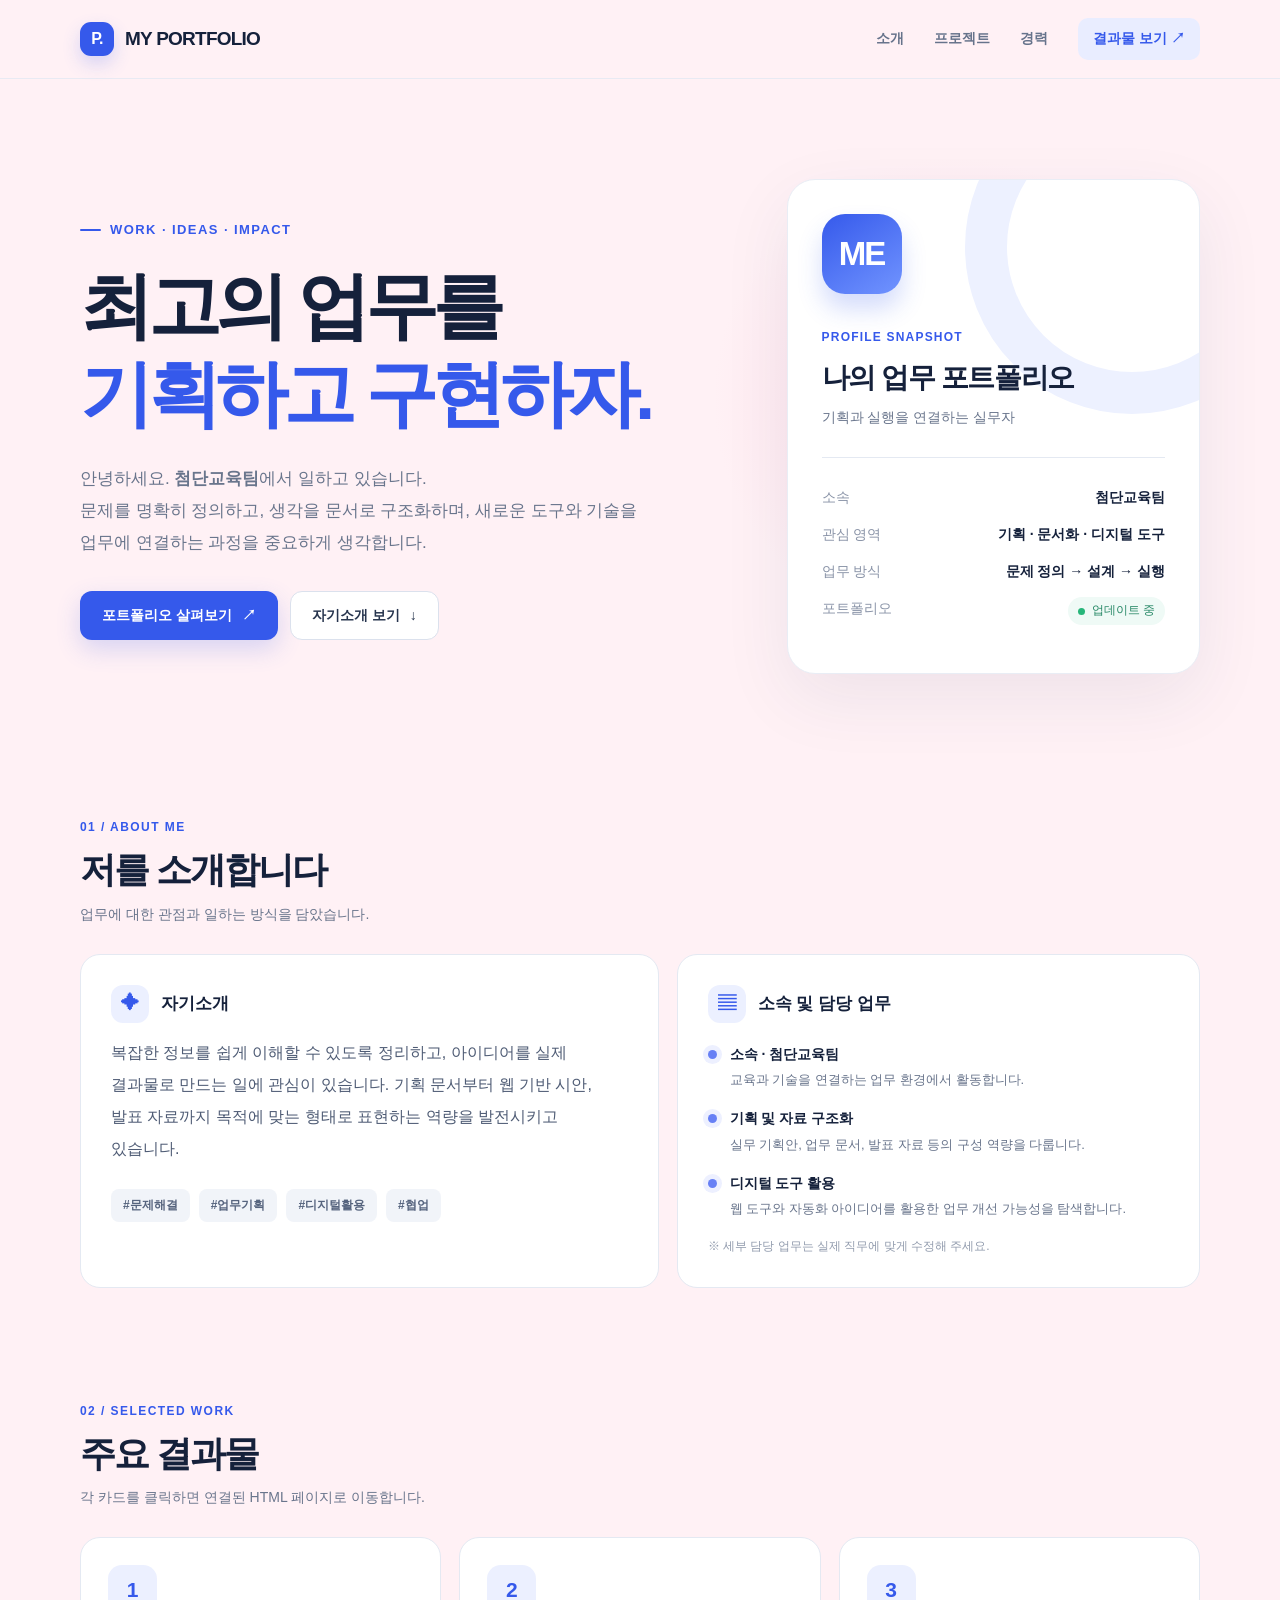
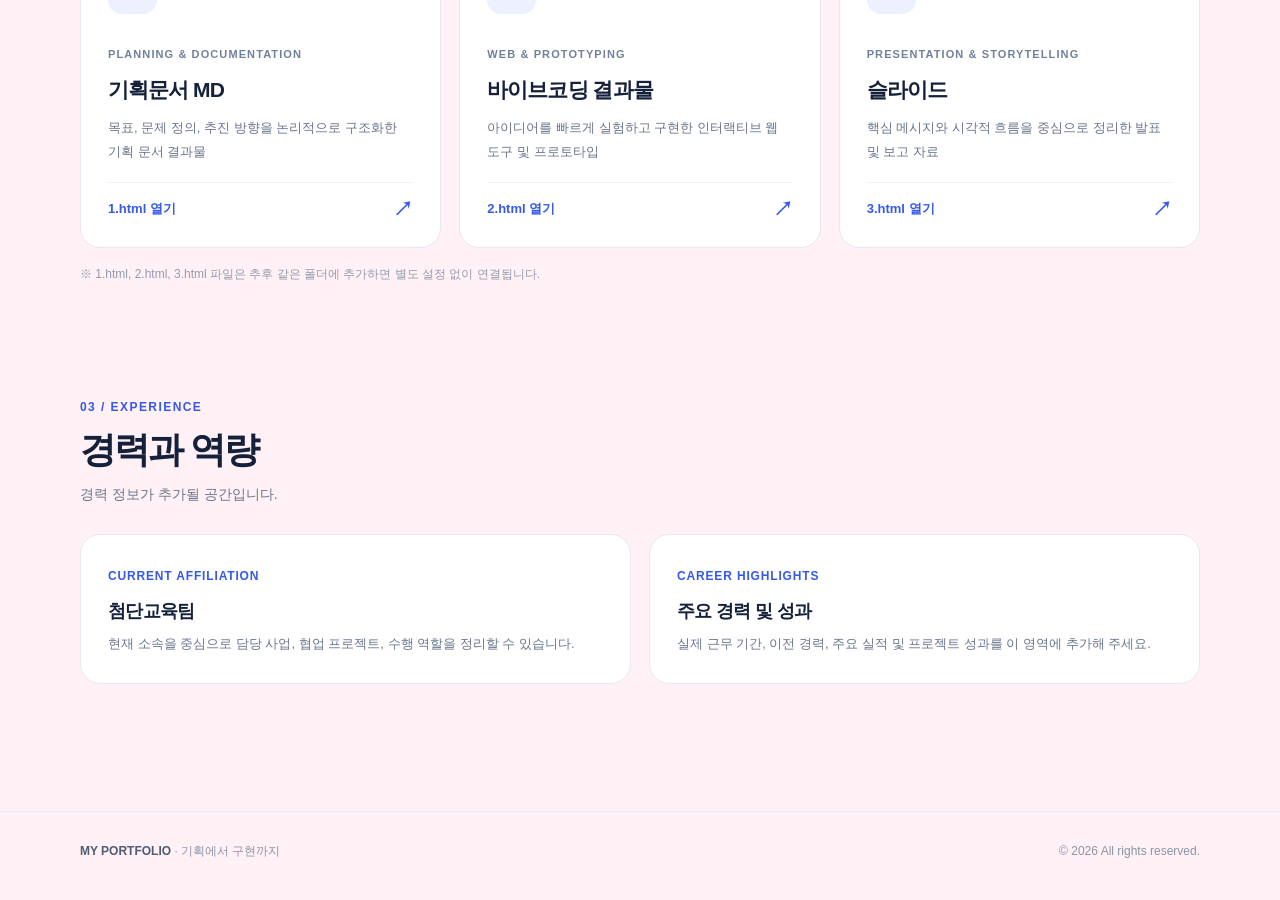
<file: index.html>
<!DOCTYPE html>
<html lang="ko">
<head>
  <meta charset="UTF-8" />
  <meta name="viewport" content="width=device-width, initial-scale=1.0" />
  <meta name="theme-color" content="#fff1f5" />
  <meta name="description" content="첨단교육팀 소속 실무자의 개인 업무 포트폴리오" />
  <title>Portfolio | My Work & Perspective</title>
  <style>
    :root { --bg:#fff1f5; --surface:#fff; --ink:#15213b; --muted:#69758c; --line:#e4e9f2; --primary:#3559eb; --primary-dark:#2544ca; --soft:#ecf0ff; --shadow:0 24px 70px rgba(29,48,91,.075); }
    *{box-sizing:border-box} html{scroll-behavior:smooth} body{margin:0;background:var(--bg);color:var(--ink);font-family: "Pretendard", "Noto Sans KR", -apple-system, BlinkMacSystemFont,"Segoe UI",sans-serif;line-height:1.65;word-break:keep-all} a{color:inherit;text-decoration:none} button{font:inherit} ::selection{background:#dbe3ff}
    .wrap{width:min(1120px,calc(100% - 48px));margin:auto}
    .topbar{position:sticky;top:0;z-index:30;background:rgba(255,241,245,.9);backdrop-filter:blur(18px);border-bottom:1px solid rgba(228,233,242,.85)}
    .topbar-inner{min-height:78px;display:flex;align-items:center;justify-content:space-between;gap:20px}
    .logo{display:inline-flex;align-items:center;gap:11px;font-weight:800;letter-spacing:-.04em;font-size:19px}.logo-mark{width:34px;height:34px;border-radius:11px;background:var(--primary);display:grid;place-items:center;color:#fff;font-size:16px;box-shadow:0 8px 18px rgba(53,89,235,.2)}
    .nav{display:flex;align-items:center;gap:30px}.nav a{font-size:14px;color:#66738b;font-weight:650;transition:color .18s}.nav a:hover,.nav a:focus-visible{color:var(--primary)}
    .nav-cta{padding:9px 15px;border-radius:10px;background:#e9edff;color:var(--primary)!important}
    .hero{padding:100px 0 92px;position:relative;overflow:hidden}.hero:before{content:"";position:absolute;left:55%;top:10%;width:500px;height:500px;background:radial-gradient(circle,#ffdce8 0%,rgba(255,220,232,0) 68%);pointer-events:none}
    .hero-grid{display:grid;grid-template-columns:1.22fr .78fr;gap:60px;align-items:center;position:relative}.eyebrow{display:inline-flex;gap:9px;align-items:center;font-size:13px;font-weight:750;letter-spacing:.11em;color:var(--primary);text-transform:uppercase}.eyebrow:before{content:"";width:21px;height:2px;background:currentColor;border-radius:5px}
    h1{font-size:clamp(42px,5.7vw,73px);letter-spacing:-.075em;line-height:1.2;margin:22px 0 25px;font-weight:850} h1 em{font-style:normal;color:var(--primary)}
    .hero-copy{max-width:580px;font-size:17px;line-height:1.9;color:var(--muted);margin:0 0 32px}.hero-actions{display:flex;align-items:center;gap:12px;flex-wrap:wrap}
    .btn{appearance:none;border:1px solid transparent;min-height:49px;padding:0 21px;border-radius:12px;display:inline-flex;align-items:center;justify-content:center;gap:10px;font-size:14px;font-weight:750;cursor:pointer;transition:transform .18s,box-shadow .18s,background .18s,border-color .18s}.btn:hover{transform:translateY(-2px)}.btn:active{transform:scale(.97)}.btn-primary{background:var(--primary);color:white;box-shadow:0 9px 25px rgba(53,89,235,.2)}.btn-primary:hover{background:var(--primary-dark);box-shadow:0 12px 28px rgba(53,89,235,.28)}.btn-outline{border-color:#dbe1ed;background:white;color:#27354e}.btn-outline:hover{border-color:#aab9ff;background:#f9faff}
    .profile-card{background:#fff;border:1px solid #e9edf5;border-radius:28px;padding:34px;box-shadow:var(--shadow);position:relative;overflow:hidden}.profile-card:after{content:"";position:absolute;right:-100px;top:-100px;width:250px;height:250px;border:42px solid #edf1ff;border-radius:50%;z-index:0}.card-content{position:relative;z-index:1}.avatar{width:80px;height:80px;border-radius:23px;background:linear-gradient(145deg,#3559eb,#7194ff);color:white;display:grid;place-items:center;font-weight:850;font-size:33px;letter-spacing:-.06em;box-shadow:0 15px 25px rgba(53,89,235,.21)}.mini-label{font-size:12px;font-weight:700;color:var(--primary);letter-spacing:.1em;margin:34px 0 7px}.profile-name{font-size:28px;font-weight:820;letter-spacing:-.05em;margin:0 0 5px}.profile-sub{font-size:14px;color:var(--muted);margin:0}.profile-rule{height:1px;background:var(--line);margin:28px 0}.info-row{display:flex;align-items:flex-start;justify-content:space-between;gap:16px;font-size:14px;margin:14px 0}.info-row .k{color:#8993a7}.info-row .v{font-weight:750;text-align:right}.status{display:inline-flex;gap:7px;align-items:center;background:#effaf6;color:#258765;padding:4px 10px;border-radius:99px;font-size:12px}.status:before{content:"";background:#27b67a;border-radius:50%;width:7px;height:7px}
    section{scroll-margin-top:110px}.section{padding:52px 0 62px}.section-header{display:flex;justify-content:space-between;align-items:end;gap:20px;margin-bottom:28px}.section-kicker{color:var(--primary);font-weight:850;font-size:12px;letter-spacing:.12em;text-transform:uppercase;margin:0 0 8px}.section-title{font-size:clamp(27px,3.5vw,36px);font-weight:850;letter-spacing:-.055em;line-height:1.35;margin:0}.section-desc{font-size:14px;color:var(--muted);margin:8px 0 0}
    .about-grid{display:grid;grid-template-columns:1.05fr .95fr;gap:18px}.panel{background:var(--surface);border:1px solid var(--line);border-radius:20px;padding:30px}.about-text{font-size:16px;line-height:2;color:#4f5c75;margin:14px 0 0}.panel-top{display:flex;align-items:center;gap:12px;font-weight:800;font-size:17px}.panel-icon{height:38px;width:38px;display:grid;place-items:center;border-radius:12px;background:var(--soft);font-size:18px;color:var(--primary)}.tag-list{display:flex;flex-wrap:wrap;gap:9px;margin-top:24px}.tag{display:inline-flex;padding:7px 12px;background:#f1f4f9;color:#56647e;border-radius:8px;font-size:12px;font-weight:700}
    .role-list{display:grid;gap:14px;margin-top:18px}.role{display:flex;gap:13px;align-items:start}.role-dot{flex:0 0 9px;width:9px;height:9px;margin-top:9px;border-radius:50%;background:#6780f5;box-shadow:0 0 0 5px #edf0ff}.role strong{font-size:14px}.role p{font-size:13px;color:var(--muted);margin:2px 0 0;line-height:1.7}
    .work-grid{display:grid;grid-template-columns:repeat(3,1fr);gap:18px}.work-card{background:white;border:1px solid var(--line);border-radius:20px;padding:27px;display:flex;flex-direction:column;min-height:306px;position:relative;overflow:hidden;transition:transform .2s,border-color .2s,box-shadow .2s}.work-card:hover{transform:translateY(-5px);border-color:#bac8ff;box-shadow:0 22px 44px rgba(35,57,108,.09)}.work-card:active{transform:translateY(-1px)}.work-num{width:49px;height:49px;display:grid;place-items:center;border-radius:14px;background:var(--soft);font-size:21px;font-weight:900;color:var(--primary);margin-bottom:31px}.work-type{font-size:11px;font-weight:850;letter-spacing:.1em;color:#71809b}.work-title{font-size:21px;letter-spacing:-.045em;font-weight:800;margin:9px 0}.work-desc{font-size:13px;color:var(--muted);line-height:1.85;margin:0 0 18px}.work-bottom{margin-top:auto;padding-top:15px;border-top:1px solid #eef1f6;display:flex;align-items:center;justify-content:space-between;font-size:13px;font-weight:800;color:var(--primary)}.arrow{font-size:20px;line-height:1;transition:transform .2s}.work-card:hover .arrow{transform:translate(4px,-3px)}
    .timeline{display:grid;grid-template-columns:1fr 1fr;gap:18px}.timeline-card{border:1px solid var(--line);border-radius:20px;background:white;padding:27px}.time-kicker{font-size:12px;font-weight:850;color:var(--primary);letter-spacing:.07em}.time-title{font-size:18px;font-weight:800;margin:9px 0 5px;letter-spacing:-.035em}.time-desc{font-size:13px;color:var(--muted);line-height:1.85;margin:0}.note{font-size:12px;color:#919bad;margin:17px 0 0}.footer{margin-top:65px;border-top:1px solid var(--line);padding:30px 0 38px}.footer-inner{display:flex;justify-content:space-between;align-items:center;gap:16px;color:#8a94a7;font-size:12px}.footer strong{color:#4e5c76}
    .toast{position:fixed;bottom:24px;left:50%;transform:translate(-50%,16px);padding:12px 18px;border-radius:12px;background:#17233c;color:#fff;font-size:13px;box-shadow:0 15px 38px #17233c33;opacity:0;pointer-events:none;transition:opacity .2s,transform .2s;z-index:80;max-width:min(90vw,500px);text-align:center}.toast.show{opacity:1;transform:translate(-50%,0)}
    :focus-visible{outline:3px solid #86a0ff;outline-offset:3px}
    @media(max-width:850px){.hero{padding:65px 0 62px}.hero-grid{grid-template-columns:1fr;gap:35px}.profile-card{max-width:580px}.about-grid{grid-template-columns:1fr}.work-grid{grid-template-columns:1fr 1fr}.nav{gap:14px}.nav a{font-size:13px}}
    @media(max-width:600px){.wrap{width:min(100% - 32px,1120px)}.topbar-inner{min-height:66px}.logo{font-size:16px}.logo-mark{width:31px;height:31px}.nav{gap:12px}.nav a:not(.nav-cta){display:none}.nav-cta{font-size:12px!important;padding:8px 12px}.hero{padding:55px 0 42px}h1{font-size:42px;margin:17px 0 20px}.hero-copy{font-size:15px}.profile-card{padding:25px}.section{padding:43px 0 35px}.section-header{margin-bottom:19px}.panel{padding:24px}.work-grid,.timeline{grid-template-columns:1fr}.work-card{min-height:265px}.work-num{margin-bottom:20px}.footer{margin-top:36px}.footer-inner{align-items:flex-start;flex-direction:column;gap:7px}}
    @media(prefers-reduced-motion:reduce){html{scroll-behavior:auto}*,*:before,*:after{transition:none!important;animation:none!important}}
  </style>
</head>
<body>
  <!-- 사용자 정보는 아래의 이름/담당 업무/경력 텍스트만 변경해도 손쉽게 수정할 수 있습니다. -->
  <header class="topbar">
    <div class="wrap topbar-inner">
      <a class="logo" href="#top" aria-label="첫 화면으로 이동"><span class="logo-mark">P.</span><span>MY PORTFOLIO</span></a>
      <nav class="nav" aria-label="페이지 메뉴"><a href="#about">소개</a><a href="#projects">프로젝트</a><a href="#experience">경력</a><a class="nav-cta" href="#projects">결과물 보기 ↗</a></nav>
    </div>
  </header>
  <main id="top">
    <div class="hero"><div class="wrap hero-grid">
      <div>
        <div class="eyebrow">WORK · IDEAS · IMPACT</div>
        <h1>최고의 업무를<br /><em>기획하고 구현하자.</em></h1>
        <p class="hero-copy">안녕하세요. <strong>첨단교육팀</strong>에서 일하고 있습니다.<br />문제를 명확히 정의하고, 생각을 문서로 구조화하며, 새로운 도구와 기술을 업무에 연결하는 과정을 중요하게 생각합니다.</p>
        <div class="hero-actions"><a href="#projects" class="btn btn-primary">포트폴리오 살펴보기 <span aria-hidden="true">↗</span></a><a href="#about" class="btn btn-outline">자기소개 보기 <span aria-hidden="true">↓</span></a></div>
      </div>
      <aside class="profile-card" aria-label="프로필 요약"><div class="card-content"><div class="avatar" aria-hidden="true">ME</div><p class="mini-label">PROFILE SNAPSHOT</p><h2 class="profile-name">나의 업무 포트폴리오</h2><p class="profile-sub">기획과 실행을 연결하는 실무자</p><div class="profile-rule"></div><div class="info-row"><span class="k">소속</span><span class="v">첨단교육팀</span></div><div class="info-row"><span class="k">관심 영역</span><span class="v">기획 · 문서화 · 디지털 도구</span></div><div class="info-row"><span class="k">업무 방식</span><span class="v">문제 정의 → 설계 → 실행</span></div><div class="info-row"><span class="k">포트폴리오</span><span class="status">업데이트 중</span></div></div></aside>
    </div></div>
    <section class="section" id="about"><div class="wrap"><div class="section-header"><div><p class="section-kicker">01 / ABOUT ME</p><h2 class="section-title">저를 소개합니다</h2><p class="section-desc">업무에 대한 관점과 일하는 방식을 담았습니다.</p></div></div>
      <div class="about-grid"><article class="panel"><div class="panel-top"><span class="panel-icon" aria-hidden="true">✦</span>자기소개</div><p class="about-text">복잡한 정보를 쉽게 이해할 수 있도록 정리하고, 아이디어를 실제 결과물로 만드는 일에 관심이 있습니다. 기획 문서부터 웹 기반 시안, 발표 자료까지 목적에 맞는 형태로 표현하는 역량을 발전시키고 있습니다.</p><div class="tag-list"><span class="tag">#문제해결</span><span class="tag">#업무기획</span><span class="tag">#디지털활용</span><span class="tag">#협업</span></div></article>
      <article class="panel"><div class="panel-top"><span class="panel-icon" aria-hidden="true">▤</span>소속 및 담당 업무</div><div class="role-list"><div class="role"><span class="role-dot"></span><div><strong>소속 · 첨단교육팀</strong><p>교육과 기술을 연결하는 업무 환경에서 활동합니다.</p></div></div><div class="role"><span class="role-dot"></span><div><strong>기획 및 자료 구조화</strong><p>실무 기획안, 업무 문서, 발표 자료 등의 구성 역량을 다룹니다.</p></div></div><div class="role"><span class="role-dot"></span><div><strong>디지털 도구 활용</strong><p>웹 도구와 자동화 아이디어를 활용한 업무 개선 가능성을 탐색합니다.</p></div></div></div><p class="note">※ 세부 담당 업무는 실제 직무에 맞게 수정해 주세요.</p></article></div>
    </div></section>
    <section class="section" id="projects"><div class="wrap"><div class="section-header"><div><p class="section-kicker">02 / SELECTED WORK</p><h2 class="section-title">주요 결과물</h2><p class="section-desc">각 카드를 클릭하면 연결된 HTML 페이지로 이동합니다.</p></div></div>
      <div class="work-grid"><a class="work-card" href="1.html" aria-label="1번 기획문서 MD 페이지로 이동"><span class="work-num">1</span><span class="work-type">PLANNING & DOCUMENTATION</span><h3 class="work-title">기획문서 MD</h3><p class="work-desc">목표, 문제 정의, 추진 방향을 논리적으로 구조화한 기획 문서 결과물</p><span class="work-bottom">1.html 열기 <span class="arrow" aria-hidden="true">↗</span></span></a>
      <a class="work-card" href="2.html" aria-label="2번 바이브코딩 결과물 페이지로 이동"><span class="work-num">2</span><span class="work-type">WEB & PROTOTYPING</span><h3 class="work-title">바이브코딩 결과물</h3><p class="work-desc">아이디어를 빠르게 실험하고 구현한 인터랙티브 웹 도구 및 프로토타입</p><span class="work-bottom">2.html 열기 <span class="arrow" aria-hidden="true">↗</span></span></a>
      <a class="work-card" href="3.html" aria-label="3번 슬라이드 페이지로 이동"><span class="work-num">3</span><span class="work-type">PRESENTATION & STORYTELLING</span><h3 class="work-title">슬라이드</h3><p class="work-desc">핵심 메시지와 시각적 흐름을 중심으로 정리한 발표 및 보고 자료</p><span class="work-bottom">3.html 열기 <span class="arrow" aria-hidden="true">↗</span></span></a></div>
      <p class="note">※ 1.html, 2.html, 3.html 파일은 추후 같은 폴더에 추가하면 별도 설정 없이 연결됩니다.</p>
    </div></section>
    <section class="section" id="experience"><div class="wrap"><div class="section-header"><div><p class="section-kicker">03 / EXPERIENCE</p><h2 class="section-title">경력과 역량</h2><p class="section-desc">경력 정보가 추가될 공간입니다.</p></div></div>
      <div class="timeline"><article class="timeline-card"><span class="time-kicker">CURRENT AFFILIATION</span><h3 class="time-title">첨단교육팀</h3><p class="time-desc">현재 소속을 중심으로 담당 사업, 협업 프로젝트, 수행 역할을 정리할 수 있습니다.</p></article><article class="timeline-card"><span class="time-kicker">CAREER HIGHLIGHTS</span><h3 class="time-title">주요 경력 및 성과</h3><p class="time-desc">실제 근무 기간, 이전 경력, 주요 실적 및 프로젝트 성과를 이 영역에 추가해 주세요.</p></article></div>
    </div></section>
  </main>
  <footer class="footer"><div class="wrap footer-inner"><span><strong>MY PORTFOLIO</strong> · 기획에서 구현까지</span><span>© <span id="year">2026</span> All rights reserved.</span></div></footer>
  <div class="toast" id="toast" role="status" aria-live="polite"></div>
  <script>
    document.getElementById('year').textContent = new Date().getFullYear();
    // 연결 페이지를 아직 만들지 않았다면 안내를 보여 주고 이동을 막습니다.
    // 같은 폴더에 1.html, 2.html, 3.html을 추가한 뒤에는 바로 정상 이동합니다.
    // file:// 로 열었을 때는 사전 파일 존재 여부 확인이 어려워 기본 링크 이동을 유지합니다.
    const toast = document.getElementById('toast'); let toastTimer;
    function showToast(message) { toast.textContent=message; toast.classList.add('show'); clearTimeout(toastTimer); toastTimer=setTimeout(()=>toast.classList.remove('show'),3200); }
    document.querySelectorAll('.work-card').forEach(link => {
      link.addEventListener('click', async event => {
        if (location.protocol === 'file:') return;
        event.preventDefault();
        try { const response = await fetch(link.getAttribute('href'), {method:'HEAD',cache:'no-store'}); if(response.ok){ location.href=link.href; } else { showToast('아직 연결된 페이지가 없습니다. '+link.getAttribute('href')+' 파일을 같은 폴더에 추가해 주세요.'); } }
        catch { location.href=link.href; }
      });
    });
  </script>
</body>
</html>
</file>
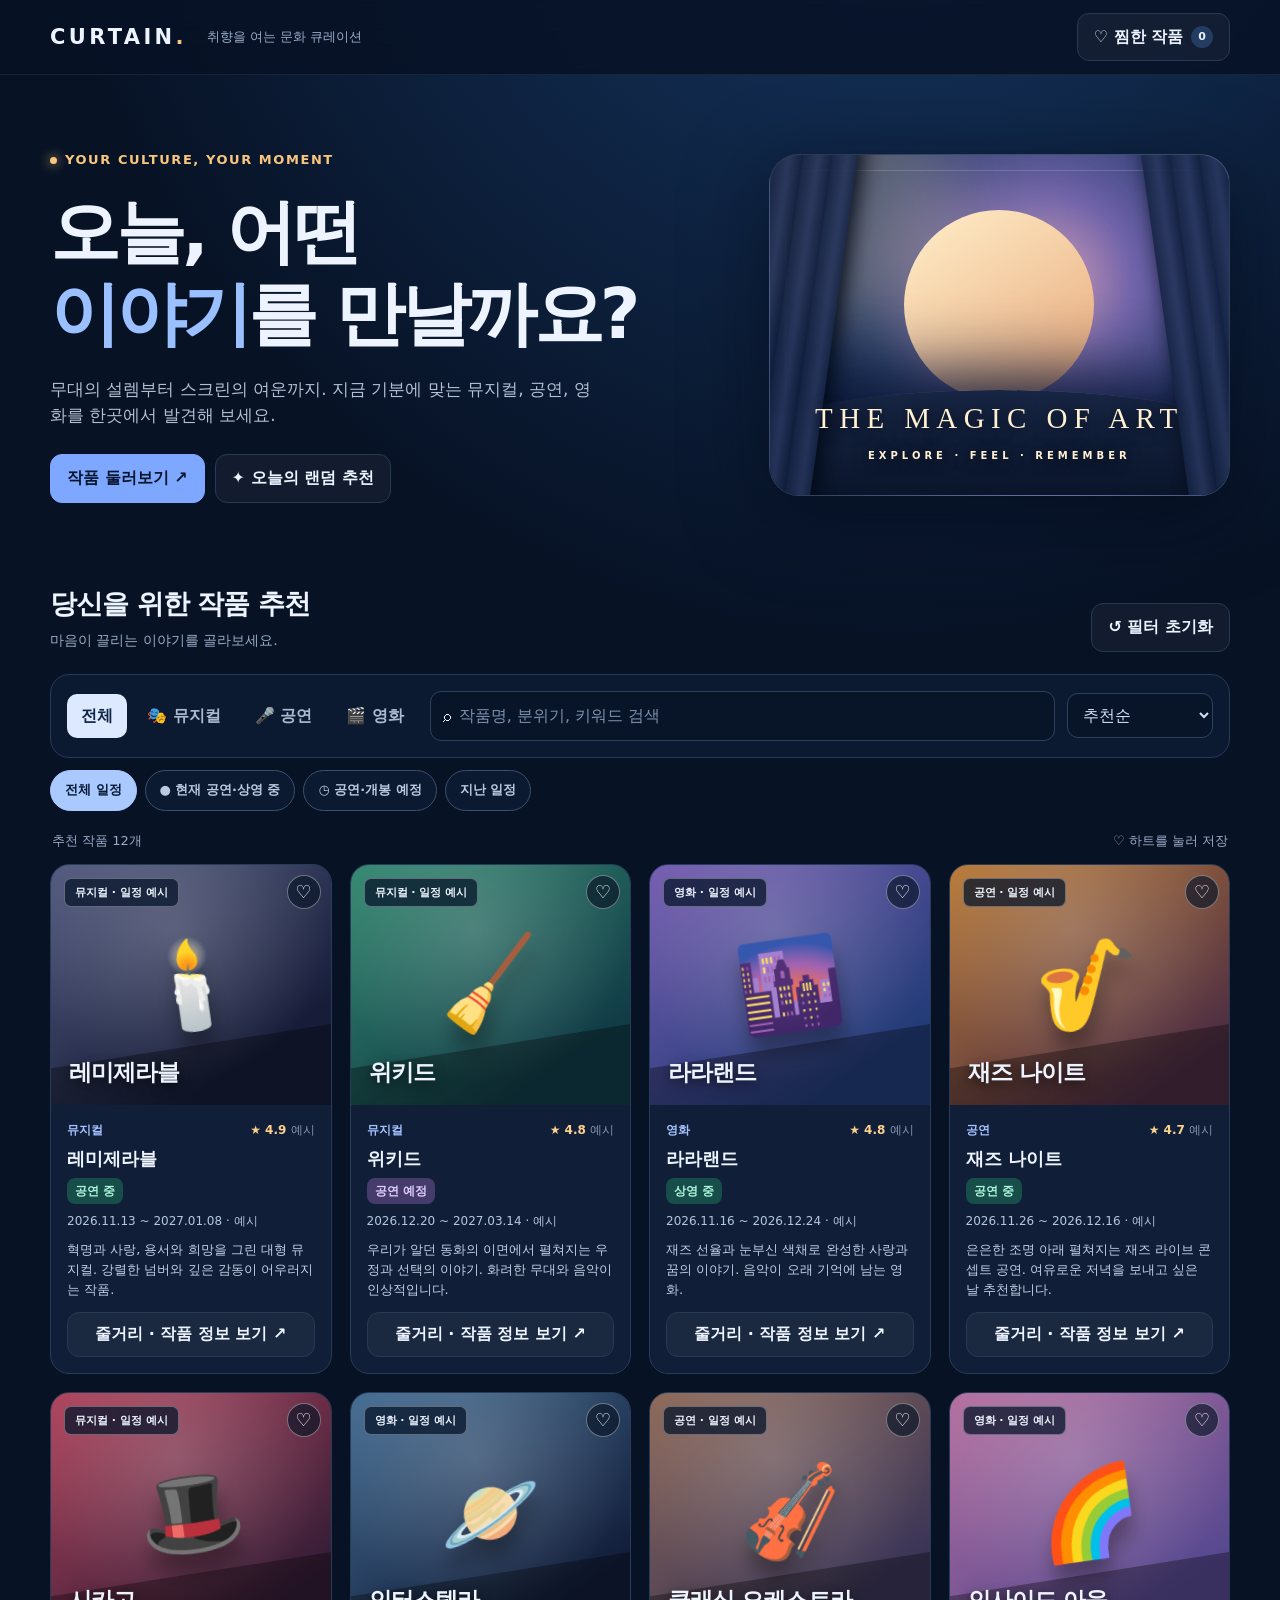
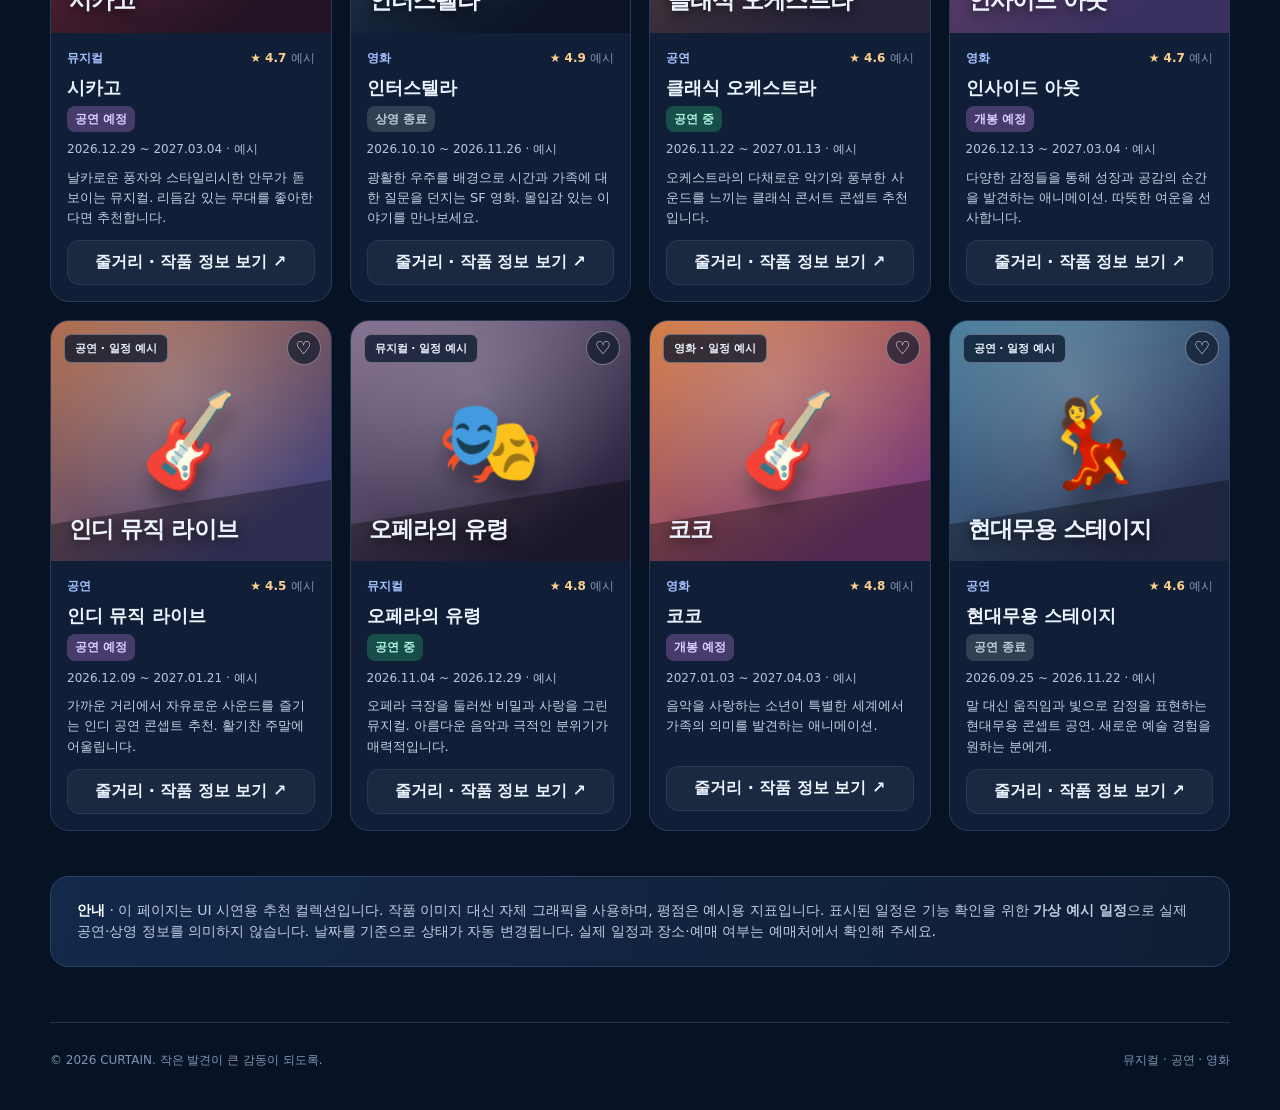
<file: 2.html>
<!doctype html>
<html lang="ko">
<head>
  <meta charset="UTF-8" />
  <meta name="viewport" content="width=device-width, initial-scale=1" />
  <meta name="theme-color" content="#0c1730" />
  <title>CURTAIN — 오늘의 문화 추천</title>
  <style>
    :root{--bg:#071225;--panel:#0f1e37;--panel2:#142540;--line:#283956;--txt:#edf4ff;--muted:#9aabc5;--primary:#7ea7ff;--accent:#f9c67e;--radius:20px}
    *{box-sizing:border-box}html{scroll-behavior:smooth}body{margin:0;background:radial-gradient(ellipse 90% 45% at 70% -10%,#183b69 0,transparent 75%),var(--bg);color:var(--txt);font-family:Pretendard,"Apple SD Gothic Neo","Malgun Gothic",system-ui,sans-serif;line-height:1.55}button,input,select{font:inherit}button{cursor:pointer}button:focus-visible,input:focus-visible,select:focus-visible{outline:3px solid #8eb7ff;outline-offset:3px}a{color:inherit;text-decoration:none}.wrap{width:min(1180px,calc(100% - 40px));margin:auto}
    header{position:sticky;top:0;z-index:30;background:rgba(7,18,37,.87);backdrop-filter:blur(16px);border-bottom:1px solid #ffffff13}.nav{min-height:74px;display:flex;align-items:center;gap:20px}.logo{font-weight:900;letter-spacing:.16em;font-size:21px}.logo span{color:var(--accent)}.nav-right{margin-left:auto;display:flex;gap:12px;align-items:center}.tiny{color:var(--muted);font-size:13px}.btn{border:1px solid var(--line);border-radius:12px;background:#ffffff0b;color:var(--txt);padding:11px 16px;font-weight:700;transition:background .15s,transform .15s,border .15s}.btn:hover{background:#ffffff1e;transform:translateY(-1px)}.btn:active{transform:scale(.97)}.btn-primary{background:var(--primary);border-color:var(--primary);color:#06152d}.btn-primary:hover{background:#a0bdff}.btn-icon{display:inline-flex;align-items:center;gap:8px}.count{background:#233c61;padding:2px 7px;border-radius:20px;font-size:11px}
    .hero{padding:72px 0 54px;display:grid;grid-template-columns:1.18fr .82fr;gap:55px;align-items:center}.eyebrow{display:inline-flex;gap:8px;align-items:center;color:var(--accent);font-weight:800;font-size:13px;letter-spacing:.12em}.dot{width:7px;height:7px;border-radius:50%;background:var(--accent);box-shadow:0 0 12px var(--accent)}h1{font-size:clamp(38px,5.5vw,70px);line-height:1.17;letter-spacing:-.055em;margin:20px 0}h1 em{color:#9ac0ff;font-style:normal}.hero p{font-size:17px;color:#b2bfd4;max-width:550px;margin:0 0 26px}.hero-actions{display:flex;flex-wrap:wrap;gap:10px}.hero-art{min-height:342px;position:relative;isolation:isolate;border-radius:30px;overflow:hidden;background:radial-gradient(circle at 62% 36%,#b385b8 0,#6a5eaa 22%,#253c68 53%,#0a1932 84%);border:1px solid #ffffff24;box-shadow:0 18px 80px #01071488}.hero-art:before{content:"";position:absolute;inset:15px;border:1px solid #ffffff29;border-radius:22px}.spot{position:absolute;width:260px;height:260px;border-radius:50%;background:#ffdab341;filter:blur(32px);top:-90px;left:-80px}.moon{position:absolute;width:190px;height:190px;border-radius:50%;background:linear-gradient(145deg,#ffefca,#e8a77a);top:55px;left:calc(50% - 95px);box-shadow:0 0 100px #ffdaa757}.stage{position:absolute;bottom:-20px;left:-10%;height:125px;width:120%;background:linear-gradient(180deg,#182645,#071225);border-radius:50% 50% 0 0;box-shadow:0 -15px 70px #0b1637}.curtain{position:absolute;top:-20px;bottom:-15px;width:18%;background:repeating-linear-gradient(90deg,#152443,#28365d 18%,#101e3c 35%);filter:drop-shadow(5px 0 10px #020812);opacity:.9}.curtain.left{left:-4%;transform:rotate(8deg)}.curtain.right{right:-4%;transform:rotate(-8deg)}.hero-art .art-text{position:absolute;bottom:34px;left:0;right:0;text-align:center;font-family:Georgia,serif;font-size:29px;letter-spacing:.22em;color:#fff1d1;text-shadow:0 2px 16px #020610}.hero-art .art-sub{display:block;font:600 10px system-ui;letter-spacing:.4em;margin-top:9px}
    .section-head{display:flex;align-items:end;justify-content:space-between;gap:20px;margin:26px 0 22px}.section-head h2{font-size:27px;letter-spacing:-.035em;margin:0 0 5px}.section-head p{margin:0;color:var(--muted);font-size:14px}.tools{background:#0c1a31;border:1px solid var(--line);padding:16px;border-radius:19px;display:flex;gap:12px;flex-wrap:wrap;align-items:center}.tabs{display:flex;gap:6px;flex-wrap:wrap}.tab{color:#a9b9d1;border:0;border-radius:10px;background:transparent;padding:10px 14px;font-weight:800;transition:.15s}.tab:hover{background:#243750}.tab.active{background:#dce9ff;color:#102548}.search{display:flex;align-items:center;flex:1;min-width:205px;background:#081529;border:1px solid #2e405d;padding:0 12px;border-radius:11px;gap:8px}.search input{min-width:0;width:100%;padding:12px 0;background:transparent;border:0;color:white;outline:0}.search input::placeholder{color:#7d91ad}.sort{background:#081529;color:#d3e2f8;padding:11px;border:1px solid #2e405d;border-radius:11px;max-width:150px}
    .status-tools{display:flex;align-items:center;gap:8px;flex-wrap:wrap;margin-top:12px}.status-tab{border:1px solid #3a506e;background:#0c1a31;color:#b8c9e2;padding:9px 14px;border-radius:999px;font-weight:800;font-size:13px;transition:.15s}.status-tab:hover{background:#223b5e}.status-tab.active{background:#a9c9ff;color:#081a34;border-color:#a9c9ff}.status-label{display:inline-block;font-weight:800;font-size:12px;border-radius:8px;padding:4px 8px}.status-label.ongoing{background:#174e49;color:#adf4dc}.status-label.upcoming{background:#463c6c;color:#e0ceff}.status-label.ended{background:#323e52;color:#bbcadc}.date-line{font-size:12px;color:#b4c7e1;margin:8px 0 9px}.synopsis{font-size:13px;color:#c0d0e6;margin:5px 0 12px;min-height:58px;display:-webkit-box;-webkit-line-clamp:3;-webkit-box-orient:vertical;overflow:hidden}.modal-meta{margin:0 0 14px;color:#c4d5e9;font-size:13px;line-height:1.8}.modal-heading{font-weight:800;color:#f0f5ff;margin:12px 0 5px}.meta{display:flex;justify-content:space-between;gap:10px;color:var(--muted);font-size:13px;padding:20px 2px 13px}.grid{display:grid;grid-template-columns:repeat(4,minmax(0,1fr));gap:18px}.item{background:#101f37;border:1px solid #283b58;border-radius:19px;overflow:hidden;transition:transform .2s,border-color .2s,box-shadow .2s;min-width:0}.item:hover{transform:translateY(-4px);border-color:#55719e;box-shadow:0 14px 34px #02081566}.poster{height:240px;position:relative;overflow:hidden;display:flex;align-items:center;justify-content:center}.poster:before{content:"";position:absolute;inset:-30%;background:radial-gradient(circle at 50% 35%,#ffffff30,transparent 46%);transform:rotate(-15deg)}.poster:after{content:"";position:absolute;left:-15%;right:-15%;bottom:-72px;height:130px;background:#0005;transform:rotate(-9deg)}.poster-icon{font-size:85px;line-height:1;filter:drop-shadow(0 18px 10px #0005);z-index:1;transform:rotate(-8deg)}.poster-name{position:absolute;left:18px;right:18px;bottom:18px;z-index:2;font-size:23px;font-weight:900;line-height:1.2;letter-spacing:-.04em;text-shadow:0 3px 12px #000a;word-break:keep-all}.pill{position:absolute;top:13px;left:13px;z-index:2;background:#06152abf;border:1px solid #ffffff50;padding:5px 10px;border-radius:7px;font-size:11px;font-weight:800;backdrop-filter:blur(8px)}.heart{position:absolute;top:10px;right:10px;z-index:5;border:1px solid #ffffff60;background:#081426a8;width:34px;height:34px;border-radius:50%;color:white;display:grid;place-items:center;font-size:18px;transition:.15s}.heart:hover{transform:scale(1.1);background:#243e60}.heart.saved{color:#ff9cb6;background:#46233d}.item-body{padding:16px}.info-row{display:flex;justify-content:space-between;align-items:center;gap:7px}.type{font-size:12px;font-weight:800;color:#a3c0ff}.rating{color:#fbd18d;font-size:12px;font-weight:800}.item h3{font-size:18px;line-height:1.35;margin:8px 0 6px;white-space:nowrap;overflow:hidden;text-overflow:ellipsis}.desc{font-size:13px;color:#9aabc5;margin:0 0 17px;min-height:40px;display:-webkit-box;-webkit-line-clamp:2;-webkit-box-orient:vertical;overflow:hidden}.item .btn{width:100%;padding:9px}.empty{text-align:center;padding:65px 20px;border:1px dashed var(--line);border-radius:20px;color:var(--muted)}.empty strong{display:block;font-size:21px;color:var(--txt);margin:9px}.notice{margin:45px 0 55px;border:1px solid #294363;background:linear-gradient(105deg,#13294a,#101e35);border-radius:18px;padding:23px 26px;color:#bdcce1;font-size:14px}.notice strong{color:white}.footer{padding:28px 0 40px;border-top:1px solid #243652;color:#8194b1;font-size:12px;display:flex;justify-content:space-between;gap:15px}
    dialog{color:var(--txt);background:#101f38;border:1px solid #415779;border-radius:23px;padding:0;width:min(480px,calc(100% - 24px));max-height:90vh;box-shadow:0 30px 100px #0009}dialog::backdrop{background:#020815c7;backdrop-filter:blur(5px)}.modal-top{height:175px;display:flex;align-items:center;justify-content:center;font-size:95px;position:relative}.modal-content{padding:22px 26px 26px}.modal-content h2{margin:6px 0 10px;font-size:26px}.modal-content p{color:#bac9dd;margin:0 0 15px}.chips{display:flex;flex-wrap:wrap;gap:7px;margin:13px 0 20px}.chip{border:1px solid #385172;background:#152d4c;border-radius:8px;padding:6px 10px;color:#bed3f0;font-size:12px}.modal-actions{display:flex;gap:9px}.modal-actions .btn{flex:1}.close{position:absolute;right:14px;top:12px;border:0;background:#05132a9c;color:white;font-size:23px;width:35px;height:35px;border-radius:50%}.toast{position:fixed;bottom:22px;left:50%;transform:translate(-50%,20px);z-index:90;background:#e9f1ff;color:#0b2040;padding:11px 18px;border-radius:12px;font-weight:800;font-size:13px;box-shadow:0 15px 40px #0007;opacity:0;pointer-events:none;transition:.2s}.toast.show{opacity:1;transform:translate(-50%,0)}
    @media(max-width:1000px){.grid{grid-template-columns:repeat(3,minmax(0,1fr))}.hero{gap:28px}.hero-art{min-height:300px}}
    @media(max-width:720px){.wrap{width:min(100% - 28px,1180px)}.nav{min-height:65px}.nav .tiny{display:none}.hero{grid-template-columns:1fr;padding:46px 0 25px}.hero-art{min-height:230px;max-width:520px;width:100%}.moon{width:130px;height:130px;top:38px;left:calc(50% - 65px)}.hero-art .art-text{font-size:23px;bottom:23px}.hero p{font-size:15px}.grid{grid-template-columns:repeat(2,minmax(0,1fr));gap:12px}.poster{height:210px}.poster-name{font-size:20px}.item-body{padding:13px}.tools{padding:12px}.tabs{width:100%;display:grid;grid-template-columns:repeat(4,minmax(0,1fr))}.tab{padding:10px 4px;font-size:13px}.search{min-width:0}.section-head h2{font-size:24px}}
    @media(max-width:420px){.grid{gap:10px}.poster{height:176px}.poster-icon{font-size:65px}.poster-name{font-size:17px;left:12px;bottom:13px}.item h3{font-size:16px}.desc{font-size:12px}.rating{font-size:11px}.sort{max-width:118px;font-size:12px}.section-head{align-items:start;flex-direction:column;gap:9px}.footer{flex-direction:column}.nav .btn{padding:8px 10px;font-size:12px}}
    @media(prefers-reduced-motion:reduce){*,*:before,*:after{scroll-behavior:auto!important;transition:none!important}}
  </style>
</head>
<body>
  <header><div class="wrap nav"><a href="#top" class="logo" aria-label="커튼 홈">CURTAIN<span>.</span></a><span class="tiny">취향을 여는 문화 큐레이션</span><div class="nav-right"><button class="btn btn-icon" id="favButton" type="button">♡ 찜한 작품 <span class="count" id="favCount">0</span></button></div></div></header>
  <main id="top" class="wrap">
    <section class="hero" aria-label="소개"><div><span class="eyebrow"><span class="dot"></span> YOUR CULTURE, YOUR MOMENT</span><h1>오늘, 어떤<br><em>이야기</em>를 만날까요?</h1><p>무대의 설렘부터 스크린의 여운까지. 지금 기분에 맞는 뮤지컬, 공연, 영화를 한곳에서 발견해 보세요.</p><div class="hero-actions"><button class="btn btn-primary" id="explore" type="button">작품 둘러보기 ↗</button><button class="btn" id="random" type="button">✦ 오늘의 랜덤 추천</button></div></div><div class="hero-art" aria-hidden="true"><div class="spot"></div><div class="moon"></div><div class="stage"></div><div class="curtain left"></div><div class="curtain right"></div><div class="art-text">THE MAGIC OF ART<span class="art-sub">EXPLORE · FEEL · REMEMBER</span></div></div></section>
    <section id="discover" aria-label="추천 작품"><div class="section-head"><div><h2>당신을 위한 작품 추천</h2><p>마음이 끌리는 이야기를 골라보세요.</p></div><button class="btn" id="reset" type="button">↺ 필터 초기화</button></div>
    <div class="tools"><div class="tabs" role="group" aria-label="카테고리 선택"><button class="tab active" data-cat="all" aria-pressed="true">전체</button><button class="tab" data-cat="musical" aria-pressed="false">🎭 뮤지컬</button><button class="tab" data-cat="stage" aria-pressed="false">🎤 공연</button><button class="tab" data-cat="movie" aria-pressed="false">🎬 영화</button></div><label class="search"><span aria-hidden="true">⌕</span><input id="search" type="search" placeholder="작품명, 분위기, 키워드 검색" aria-label="작품 검색" /></label><select id="sort" class="sort" aria-label="정렬"><option value="featured">추천순</option><option value="rating">평점순</option><option value="name">이름순</option><option value="date">일정 가까운순</option></select></div>
    <div class="status-tools" role="group" aria-label="공연 상태 선택"><button class="status-tab active" data-status="all" aria-pressed="true">전체 일정</button><button class="status-tab" data-status="ongoing" aria-pressed="false">● 현재 공연·상영 중</button><button class="status-tab" data-status="upcoming" aria-pressed="false">◷ 공연·개봉 예정</button><button class="status-tab" data-status="ended" aria-pressed="false">지난 일정</button></div><div class="meta"><span id="resultCount" aria-live="polite">추천 작품 0개</span><span>♡ 하트를 눌러 저장</span></div><div id="grid" class="grid"></div>
    <div class="notice"><strong>안내</strong> · 이 페이지는 UI 시연용 추천 컬렉션입니다. 작품 이미지 대신 자체 그래픽을 사용하며, 평점은 예시용 지표입니다. 표시된 일정은 기능 확인을 위한 <b>가상 예시 일정</b>으로 실제 공연·상영 정보를 의미하지 않습니다. 날짜를 기준으로 상태가 자동 변경됩니다. 실제 일정과 장소·예매 여부는 예매처에서 확인해 주세요.</div></section>
  </main>
  <footer class="wrap footer"><span>© 2026 CURTAIN. 작은 발견이 큰 감동이 되도록.</span><span>뮤지컬 · 공연 · 영화</span></footer>
  <dialog id="detail" aria-labelledby="dialogTitle"><div class="modal-top" id="modalTop"><button type="button" class="close" id="closeModal" aria-label="닫기">×</button><span id="modalEmoji" aria-hidden="true"></span></div><div class="modal-content"><span class="type" id="modalCategory"></span><h2 id="dialogTitle"></h2><div class="modal-meta" id="modalDates"></div><div class="modal-heading">작품 소개</div><p id="modalDescription"></p><div class="modal-heading">이런 분께 추천해요</div><div class="chips" id="modalChips"></div><div class="modal-actions"><button type="button" class="btn btn-primary" id="modalSave">♡ 찜하기</button><button type="button" class="btn" id="modalSearch">관련 정보 검색 ↗</button></div></div></dialog>
  <div class="toast" id="toast" role="status" aria-live="polite"></div>
  <script>
    // 데이터를 수정하면 추천 목록을 자유롭게 바꿀 수 있습니다. 모든 콘텐츠는 예시 데이터입니다.
    const works=[
      {id:1,type:'musical',title:'레미제라블',subtitle:'희망을 노래하는 웅장한 서사',description:'혁명과 사랑, 용서와 희망을 그린 대형 뮤지컬. 강렬한 넘버와 깊은 감동이 어우러지는 작품.',tags:['감동','웅장함','클래식'],rating:4.9,emoji:'🕯️',gradient:'linear-gradient(145deg,#50587d,#171d39 76%)'},
      {id:2,type:'musical',title:'위키드',subtitle:'서로 다른 두 마녀의 특별한 우정',description:'우리가 알던 동화의 이면에서 펼쳐지는 우정과 선택의 이야기. 화려한 무대와 음악이 인상적입니다.',tags:['판타지','우정','화려함'],rating:4.8,emoji:'🧹',gradient:'linear-gradient(145deg,#32876f,#113b46 80%)'},
      {id:3,type:'movie',title:'라라랜드',subtitle:'꿈꾸는 사람들을 위한 로맨스',description:'재즈 선율과 눈부신 색채로 완성한 사랑과 꿈의 이야기. 음악이 오래 기억에 남는 영화.',tags:['로맨스','음악','감성'],rating:4.8,emoji:'🌆',gradient:'linear-gradient(145deg,#735aaf,#233c78 80%)'},
      {id:4,type:'stage',title:'재즈 나이트',subtitle:'도시의 밤을 채우는 라이브 선율',description:'은은한 조명 아래 펼쳐지는 재즈 라이브 콘셉트 공연. 여유로운 저녁을 보내고 싶은 날 추천합니다.',tags:['재즈','힐링','데이트'],rating:4.7,emoji:'🎷',gradient:'linear-gradient(145deg,#b77936,#4b2c43 85%)'},
      {id:5,type:'musical',title:'시카고',subtitle:'매혹적인 재즈와 쇼의 세계',description:'날카로운 풍자와 스타일리시한 안무가 돋보이는 뮤지컬. 리듬감 있는 무대를 좋아한다면 추천합니다.',tags:['재즈','에너지','클래식'],rating:4.7,emoji:'🎩',gradient:'linear-gradient(145deg,#ae415a,#321c35 85%)'},
      {id:6,type:'movie',title:'인터스텔라',subtitle:'우주를 넘어 전해지는 사랑',description:'광활한 우주를 배경으로 시간과 가족에 대한 질문을 던지는 SF 영화. 몰입감 있는 이야기를 만나보세요.',tags:['SF','몰입','감동'],rating:4.9,emoji:'🪐',gradient:'linear-gradient(145deg,#426b91,#121d39 82%)'},
      {id:7,type:'stage',title:'클래식 오케스트라',subtitle:'웅장한 선율이 전하는 깊은 울림',description:'오케스트라의 다채로운 악기와 풍부한 사운드를 느끼는 클래식 콘서트 콘셉트 추천입니다.',tags:['클래식','힐링','웅장함'],rating:4.6,emoji:'🎻',gradient:'linear-gradient(145deg,#8b6655,#393457 82%)'},
      {id:8,type:'movie',title:'인사이드 아웃',subtitle:'마음속 감정들이 들려주는 이야기',description:'다양한 감정들을 통해 성장과 공감의 순간을 발견하는 애니메이션. 따뜻한 여운을 선사합니다.',tags:['애니메이션','가족','힐링'],rating:4.7,emoji:'🌈',gradient:'linear-gradient(145deg,#b36d9d,#554890 82%)'},
      {id:9,type:'stage',title:'인디 뮤직 라이브',subtitle:'새로운 아티스트를 발견하는 시간',description:'가까운 거리에서 자유로운 사운드를 즐기는 인디 공연 콘셉트 추천. 활기찬 주말에 어울립니다.',tags:['라이브','에너지','친구'],rating:4.5,emoji:'🎸',gradient:'linear-gradient(145deg,#b06a48,#45447a 82%)'},
      {id:10,type:'musical',title:'오페라의 유령',subtitle:'아름답고도 신비로운 사랑의 무대',description:'오페라 극장을 둘러싼 비밀과 사랑을 그린 뮤지컬. 아름다운 음악과 극적인 분위기가 매력적입니다.',tags:['로맨스','클래식','미스터리'],rating:4.8,emoji:'🎭',gradient:'linear-gradient(145deg,#826f8f,#29223e 84%)'},
      {id:11,type:'movie',title:'코코',subtitle:'기억과 가족을 담은 따뜻한 모험',description:'음악을 사랑하는 소년이 특별한 세계에서 가족의 의미를 발견하는 애니메이션.',tags:['가족','음악','감동'],rating:4.8,emoji:'🎸',gradient:'linear-gradient(145deg,#d37b43,#7c3d79 82%)'},
      {id:12,type:'stage',title:'현대무용 스테이지',subtitle:'움직임으로 읽는 새로운 이야기',description:'말 대신 움직임과 빛으로 감정을 표현하는 현대무용 콘셉트 공연. 새로운 예술 경험을 원하는 분에게.',tags:['예술','감성','새로움'],rating:4.6,emoji:'💃',gradient:'linear-gradient(145deg,#487d9b,#2f375c 82%)'}
    ];
    // 시연 데이터: 아래 일정은 실제 공연 일정이 아닙니다. 실제 운영 시 검증된 일정으로 교체하세요.
    // 연중 어느 때에 열어도 상태 탭을 확인할 수 있도록 오늘 기준 상대 날짜로 생성합니다.
    function demoDate(offset){const d=new Date();d.setHours(12,0,0,0);d.setDate(d.getDate()+offset);return [d.getFullYear(),String(d.getMonth()+1).padStart(2,'0'),String(d.getDate()).padStart(2,'0')].join('-')}
    const demoRanges=[[-21,35],[16,100],[-18,20],[-8,12],[25,90],[-55,-8],[-12,40],[9,90],[5,48],[-30,25],[30,120],[-70,-12]];
    works.forEach((w,i)=>{w.startDate=demoDate(demoRanges[i][0]);w.endDate=demoDate(demoRanges[i][1]);w.venue=w.type==='movie'?'극장별 상영 정보 확인':'공연장 정보 확인';});
    const typeNames={musical:'뮤지컬',stage:'공연',movie:'영화'};
    function workStatus(w){const today=demoDate(0);return today<w.startDate?'upcoming':today>w.endDate?'ended':'ongoing'}
    function statusText(w){const state=workStatus(w);return state==='ongoing'?(w.type==='movie'?'상영 중':'공연 중'):state==='upcoming'?(w.type==='movie'?'개봉 예정':'공연 예정'):(w.type==='movie'?'상영 종료':'공연 종료')}
    const prettyDate=d=>d.replaceAll('-','.');
    const $=id=>document.getElementById(id);
    let category='all',statusFilter='all',favoritesOnly=false,activeWork=null;
    let favorites;try{favorites=new Set(JSON.parse(localStorage.getItem('curtain-favorites')||'[]'))}catch{favorites=new Set()}
    const saveStore=()=>{try{localStorage.setItem('curtain-favorites',JSON.stringify([...favorites]))}catch{}};
    function toast(message){const t=$('toast');t.textContent=message;t.classList.add('show');clearTimeout(toast.timer);toast.timer=setTimeout(()=>t.classList.remove('show'),2000)}
    function setFavorite(id){if(favorites.has(id)){favorites.delete(id);toast('찜 목록에서 삭제했어요')}else{favorites.add(id);toast('찜 목록에 저장했어요 ♡')}saveStore();render();if(activeWork?.id===id)updateModalSave()}
    function getFiltered(){const q=$('search').value.trim().toLocaleLowerCase('ko');let data=works.filter(w=>(category==='all'||w.type===category)&&(statusFilter==='all'||workStatus(w)===statusFilter)&&(!favoritesOnly||favorites.has(w.id))&&(!q||[w.title,w.subtitle,w.description,...w.tags,statusText(w)].join(' ').toLocaleLowerCase('ko').includes(q)));const mode=$('sort').value;if(mode==='rating')data.sort((a,b)=>b.rating-a.rating);if(mode==='date')data.sort((a,b)=>a.startDate.localeCompare(b.startDate));if(mode==='name')data.sort((a,b)=>a.title.localeCompare(b.title,'ko'));return data}
    function render(){const data=getFiltered();$('favCount').textContent=favorites.size;$('favButton').setAttribute('aria-pressed',String(favoritesOnly));$('favButton').style.borderColor=favoritesOnly?'#9bbcff':'';$('resultCount').textContent=`${favoritesOnly?'찜한 작품':'추천 작품'} ${data.length}개`;const root=$('grid');root.replaceChildren();if(!data.length){root.innerHTML='<div class="empty" style="grid-column:1/-1"><span style="font-size:32px">⌕</span><strong>검색 결과가 없어요</strong>다른 검색어나 카테고리로 다시 찾아보세요.</div>';return}for(const w of data){const card=document.createElement('article');card.className='item';card.innerHTML=`<div class="poster" style="background:${w.gradient}"><span class="pill">${typeNames[w.type]} · 일정 예시</span><span class="poster-icon" aria-hidden="true">${w.emoji}</span><span class="poster-name">${w.title}</span><button type="button" class="heart ${favorites.has(w.id)?'saved':''}" aria-label="${w.title} ${favorites.has(w.id)?'찜 해제':'찜하기'}" aria-pressed="${favorites.has(w.id)}">${favorites.has(w.id)?'♥':'♡'}</button></div><div class="item-body"><div class="info-row"><span class="type">${typeNames[w.type]}</span><span class="rating">★ ${w.rating.toFixed(1)} <span style="color:#8396b1;font-weight:400">예시</span></span></div><h3 title="${w.title}">${w.title}</h3><span class="status-label ${workStatus(w)}">${statusText(w)}</span><div class="date-line">${prettyDate(w.startDate)} ~ ${prettyDate(w.endDate)} · 예시</div><p class="synopsis">${w.description}</p><button type="button" class="btn">줄거리 · 작품 정보 보기 ↗</button></div>`;card.querySelector('.heart').addEventListener('click',()=>setFavorite(w.id));card.querySelector('.item-body .btn').addEventListener('click',()=>openModal(w));root.appendChild(card)}}
    function updateModalSave(){$('modalSave').textContent=favorites.has(activeWork.id)?'♥ 찜 해제':'♡ 찜하기'}
    function openModal(w){activeWork=w;$('modalTop').style.background=w.gradient;$('modalEmoji').textContent=w.emoji;$('modalCategory').textContent=typeNames[w.type]+' · 추천 평점 '+w.rating.toFixed(1)+' (예시)';$('dialogTitle').textContent=w.title;$('modalDates').replaceChildren();const status=document.createElement('span');status.className='status-label '+workStatus(w);status.textContent=statusText(w);$('modalDates').append(status,document.createTextNode('  '+prettyDate(w.startDate)+' ~ '+prettyDate(w.endDate)+' (예시 일정)'));$('modalDescription').textContent=w.description;$('modalChips').replaceChildren(...w.tags.map(tag=>{const el=document.createElement('span');el.className='chip';el.textContent='# '+tag;return el}));updateModalSave();$('detail').showModal()}
    document.querySelectorAll('[data-cat]').forEach(btn=>btn.addEventListener('click',()=>{category=btn.dataset.cat;favoritesOnly=false;document.querySelectorAll('[data-cat]').forEach(el=>{el.classList.toggle('active',el===btn);el.setAttribute('aria-pressed',String(el===btn))});render()}));
    document.querySelectorAll('[data-status]').forEach(btn=>btn.addEventListener('click',()=>{statusFilter=btn.dataset.status;document.querySelectorAll('[data-status]').forEach(el=>{el.classList.toggle('active',el===btn);el.setAttribute('aria-pressed',String(el===btn))});render()}));
    $('search').addEventListener('input',render);$('sort').addEventListener('change',render);
    $('favButton').addEventListener('click',()=>{favoritesOnly=!favoritesOnly;render();$('discover').scrollIntoView({behavior:'smooth',block:'start'})});
    $('reset').addEventListener('click',()=>{category='all';statusFilter='all';favoritesOnly=false;$('search').value='';$('sort').value='featured';document.querySelectorAll('[data-status]').forEach(el=>{el.classList.toggle('active',el.dataset.status==='all');el.setAttribute('aria-pressed',String(el.dataset.status==='all'))});document.querySelectorAll('[data-cat]').forEach(el=>{el.classList.toggle('active',el.dataset.cat==='all');el.setAttribute('aria-pressed',String(el.dataset.cat==='all'))});render();toast('필터를 초기화했어요')});
    $('explore').addEventListener('click',()=>$('discover').scrollIntoView({behavior:'smooth'}));
    $('random').addEventListener('click',()=>{const list=getFiltered();const pool=list.length?list:works;openModal(pool[Math.floor(Math.random()*pool.length)])});
    $('closeModal').addEventListener('click',()=>$('detail').close());$('detail').addEventListener('click',event=>{if(event.target===$('detail'))$('detail').close()});
    $('modalSave').addEventListener('click',()=>activeWork&&setFavorite(activeWork.id));
    $('modalSearch').addEventListener('click',()=>{if(!activeWork)return;const url='https://www.google.com/search?q='+encodeURIComponent(activeWork.title+' '+typeNames[activeWork.type]+' 공연 상영 예매');window.open(url,'_blank','noopener,noreferrer')});
    render();
  </script>
</body>
</html>
</file>
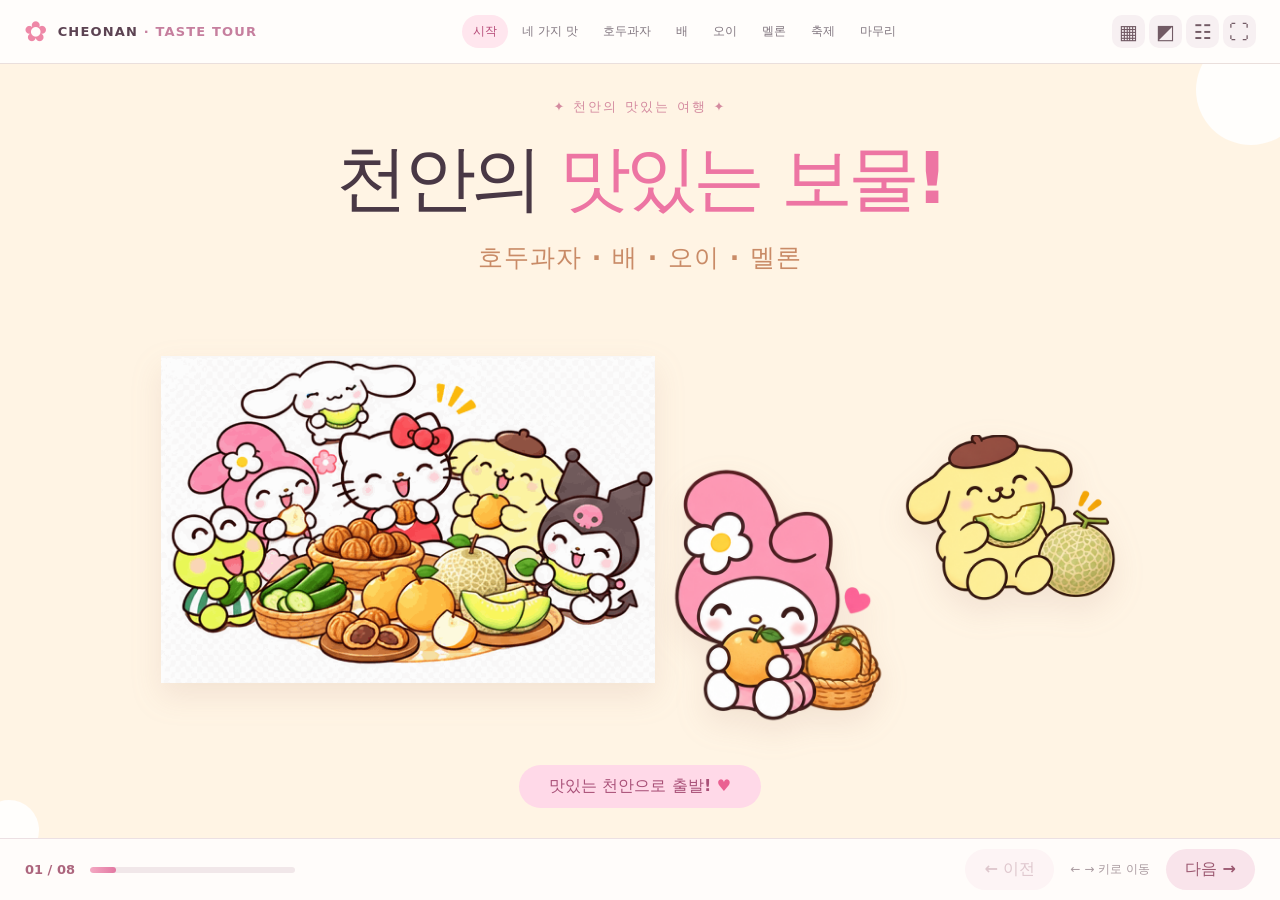
<file: 3.html>
<!doctype html>
<html lang="ko">
<head>
  <meta charset="utf-8">
  <meta name="viewport" content="width=device-width, initial-scale=1, viewport-fit=cover">
  <meta name="theme-color" content="#fff6eb">
  <meta name="description" content="천안의 맛있는 보물! 호두과자, 배, 오이, 멜론을 소개하는 인터랙티브 웹 프레젠테이션">
  <title>천안의 맛있는 보물! | 인터랙티브 프레젠테이션</title>
  <link rel="stylesheet" href="styles.css">
</head>
<body>
  <div class="app">
    <header class="topbar">
      <a class="brand" href="#slide-1" aria-label="첫 슬라이드로 이동"><span class="brand-flower">✿</span><span>CHEONAN <b>· TASTE TOUR</b></span></a>
      <nav class="top-nav" aria-label="슬라이드 목차">
        <button class="nav-item active" data-goto="0">시작</button><button class="nav-item" data-goto="1">네 가지 맛</button><button class="nav-item" data-goto="2">호두과자</button><button class="nav-item" data-goto="3">배</button><button class="nav-item" data-goto="4">오이</button><button class="nav-item" data-goto="5">멜론</button><button class="nav-item" data-goto="6">축제</button><button class="nav-item" data-goto="7">마무리</button>
      </nav>
      <div class="header-actions"><button class="icon-button" id="overviewBtn" aria-label="전체 슬라이드 보기" title="전체 슬라이드 보기">▦</button><button class="icon-button" id="modeBtn" aria-label="원본 슬라이드 모드 전환" title="원본 슬라이드 보기">◩</button><button class="icon-button" id="notesBtn" aria-label="발표자 노트 보기" title="발표자 노트">☷</button><button class="icon-button" id="fullscreenBtn" aria-label="전체 화면" title="전체 화면">⛶</button></div>
    </header>
    <main id="deck" class="deck" tabindex="-1" aria-label="프레젠테이션 슬라이드">
      <section class="slide theme-cream cover active" id="slide-1" aria-label="1. 시작" aria-hidden="false">
        <div class="cover-inner"><div class="eyebrow">✦ 천안의 맛있는 여행 ✦</div><h1>천안의 <em>맛있는 보물!</em></h1><p class="cover-sub">호두과자 · 배 · 오이 · 멜론</p><div class="cover-art"><img class="cover-group" src="assets/character-1.gif" alt="천안 특산물과 함께하는 캐릭터들의 축제"><img class="cover-left bob" src="assets/character-2.png" alt="배를 먹는 캐릭터"><img class="cover-right bob delay" src="assets/character-3.png" alt="멜론을 먹는 캐릭터"></div><div class="cover-pill">맛있는 천안으로 출발! <span>♥</span></div></div>
      </section>
      <section class="slide theme-blue" id="slide-2" aria-label="2. 네 가지 맛" aria-hidden="true">
        <div class="slide-head"><span class="kicker">CHEONAN · TASTE TOUR</span><h2>천안에는 어떤 맛이 숨어 있을까?</h2><p>천안에서 만나는 네 가지 맛있는 친구</p></div><div class="four-grid"><button class="food-card" data-goto="2"><span class="food-tag pink">호두과자</span><img src="assets/character-4.png" alt="호두과자를 즐기는 캐릭터"><strong>달콤하고 고소해요</strong><small>자세히 보기 ↗</small></button><button class="food-card" data-goto="3"><span class="food-tag yellow">배</span><img src="assets/character-2.png" alt="배를 즐기는 캐릭터"><strong>시원하고 아삭해요</strong><small>자세히 보기 ↗</small></button><button class="food-card" data-goto="4"><span class="food-tag green">오이</span><img src="assets/character-5.png" alt="오이를 즐기는 캐릭터"><strong>싱싱하고 아삭해요</strong><small>자세히 보기 ↗</small></button><button class="food-card" data-goto="5"><span class="food-tag peach">멜론</span><img src="assets/character-3.png" alt="멜론을 즐기는 캐릭터"><strong>향긋하고 달콤해요</strong><small>자세히 보기 ↗</small></button></div>
      </section>
      <section class="slide theme-pink" id="slide-3" aria-label="3. 호두과자" aria-hidden="true"><div class="slide-head"><span class="kicker">CHEONAN · TASTE TOUR</span><h2>달콤한 천안 호두과자</h2><p>그냥 먹어도 맛있고, 특별한 간식으로 변신!</p></div><div class="detail-layout"><div class="hero-art"><img class="bob" src="assets/character-4.png" alt="호두과자를 들고 있는 캐릭터"></div><div class="recipe-panel"><span class="feature pink">달콤한 팥소 + 고소한 호두</span><h3>이렇게 즐겨 보세요!</h3><div class="recipe-item rose">🍨 <strong>호두과자 아이스크림</strong></div><div class="recipe-item yellow">🥛 <strong>호두과자 + 따뜻한 우유</strong></div><p class="tip"><b>만드는 팁</b> 아이스크림 위에 반으로 자른 호두과자!</p></div></div></section>
      <section class="slide theme-yellow" id="slide-4" aria-label="4. 배" aria-hidden="true"><div class="slide-head"><span class="kicker">CHEONAN · TASTE TOUR</span><h2>아삭하고 달콤한 천안 배</h2><p>과즙 가득한 배로 만드는 시원한 간식</p></div><div class="detail-layout"><div class="hero-art"><img class="bob" src="assets/character-2.png" alt="배를 들고 있는 캐릭터"></div><div class="recipe-panel"><span class="feature pink">아삭함 + 풍부한 과즙</span><h3>배로 무엇을 만들까요?</h3><div class="recipe-item yellow">🥤 <strong>배 스무디</strong></div><div class="recipe-item green">🥗 <strong>배 과일샐러드</strong></div><p class="tip"><b>만드는 팁</b> 배 + 우유를 갈거나, 과일과 함께 섞어요!</p></div></div></section>
      <section class="slide theme-green" id="slide-5" aria-label="5. 오이" aria-hidden="true"><div class="slide-head"><span class="kicker">CHEONAN · TASTE TOUR</span><h2>싱싱하고 아삭한 천안 오이</h2><p>오이의 신선함을 살린 간단한 요리</p></div><div class="detail-layout"><div class="hero-art duo"><img class="frog bob" src="assets/character-5.png" alt="오이를 즐기는 초록 캐릭터"><img class="kuromi bob delay" src="assets/character-6.png" alt="오이를 들고 있는 캐릭터"></div><div class="recipe-panel"><span class="feature yellow">수분 가득 + 아삭아삭</span><h3>오이로 무엇을 만들까요?</h3><div class="recipe-item green">🥒 <strong>새콤달콤 오이무침</strong></div><div class="recipe-item blue">🥪 <strong>오이 샌드위치</strong></div><p class="tip"><b>만드는 팁</b> 얇게 썰어 무치거나 빵 사이에 쏙!</p></div></div></section>
      <section class="slide theme-peach" id="slide-6" aria-label="6. 멜론" aria-hidden="true"><div class="slide-head"><span class="kicker">CHEONAN · TASTE TOUR</span><h2>달콤함 가득 천안 멜론</h2><p>부드러운 멜론으로 만드는 달콤한 디저트</p></div><div class="detail-layout"><div class="hero-art duo"><img class="melon bob" src="assets/character-3.png" alt="멜론을 즐기는 캐릭터"><img class="cinnamoroll bob delay" src="assets/character-7.png" alt="멜론을 들고 있는 캐릭터"></div><div class="recipe-panel"><span class="feature green">수신 멜론 · 하늘그린</span><h3>멜론으로 무엇을 만들까요?</h3><div class="recipe-item peach">🍧 <strong>멜론 화채</strong></div><div class="recipe-item green">🍦 <strong>멜론 요거트컵</strong></div><p class="tip"><b>만드는 팁</b> 멜론 조각 + 우유 또는 요거트!</p></div></div></section>
      <section class="slide theme-lavender" id="slide-7" aria-label="7. 축제" aria-hidden="true"><div class="slide-head"><span class="kicker">CHEONAN · TASTE TOUR</span><h2>천안 특산물과 함께하는 축제</h2><p>맛보고, 웃고, 함께 즐기는 행복한 하루</p></div><div class="festival-layout"><div class="festival-image"><img src="assets/character-1.gif" alt="다양한 음식과 캐릭터가 등장하는 축제 일러스트"></div><div class="festival-panel"><h3>축제에서 즐겨요!</h3><div class="festival-chip rose">🍡 맛있는 간식</div><div class="festival-chip green">🍐 신선한 과일</div><div class="festival-chip yellow">💛 가족의 추억</div></div></div></section>
      <section class="slide theme-cream ending" id="slide-8" aria-label="8. 마무리" aria-hidden="true"><div class="ending-inner"><div class="eyebrow">✦ THANK YOU ✦</div><h2>맛있는 천안으로 놀러 오세요!</h2><p>네 가지 맛있는 보물이 여러분을 기다려요 ♡</p><div class="ending-grid"><div><img src="assets/character-4.png" alt="호두과자 캐릭터"><span>호두과자</span></div><div><img src="assets/character-2.png" alt="배 캐릭터"><span>배</span></div><div><img src="assets/character-5.png" alt="오이 캐릭터"><span>오이</span></div><div><img src="assets/character-3.png" alt="멜론 캐릭터"><span>멜론</span></div></div><button class="restart" data-goto="0">처음부터 다시 보기 ↻</button></div></section>
    </main>
    <aside class="speaker-notes" id="notesPanel" hidden><div class="notes-heading"><b>발표자 노트</b><button id="closeNotes" aria-label="닫기">×</button></div><div id="notesContent"></div><div id="sourcesContent"></div></aside>
    <div class="overview" id="overview" hidden><div class="overview-head"><h2>전체 슬라이드</h2><button id="closeOverview" aria-label="전체 슬라이드 닫기">×</button></div><div class="overview-grid" id="overviewGrid"></div></div>
    <footer class="controls"><div class="progress-area"><span id="counter" aria-live="polite">01 / 08</span><div class="progress-track"><div id="progressFill"></div></div></div><div class="control-buttons"><button id="prevBtn" aria-label="이전 슬라이드">← <span>이전</span></button><span class="keyboard-hint">← → 키로 이동</span><button id="nextBtn" aria-label="다음 슬라이드"><span>다음</span> →</button></div></footer>
  </div><script src="script.js" defer></script>
</body>
</html>
</file>
<file: styles.css>
:root{font-family:'Pretendard Variable','Apple SD Gothic Neo','Malgun Gothic',system-ui,sans-serif;color:#473a45;background:#fff8f0;font-synthesis:none}*{box-sizing:border-box}body{margin:0}button{font:inherit;cursor:pointer}button:focus-visible,a:focus-visible{outline:3px solid #e76c9c;outline-offset:4px}button:disabled{opacity:.32;cursor:not-allowed}.app{height:100dvh;display:flex;flex-direction:column;overflow:hidden}.topbar{height:64px;flex:none;display:flex;align-items:center;gap:15px;padding:0 24px;background:#fffdfb;border-bottom:1px solid #eadfdc;z-index:10}.brand{font-size:13px;font-weight:900;letter-spacing:.09em;color:#5c4352;text-decoration:none;white-space:nowrap;display:flex;align-items:center;gap:9px}.brand b{color:#c67f9e}.brand-flower{font-size:28px;color:#ee88a7}.top-nav{display:flex;gap:3px;margin:auto;overflow-x:auto;scrollbar-width:none}.top-nav::-webkit-scrollbar{display:none}.nav-item{background:transparent;border:0;color:#827780;border-radius:18px;padding:8px 11px;white-space:nowrap;font-weight:700;font-size:12px}.nav-item:hover,.nav-item.active{background:#ffe6ee;color:#b64b78}.header-actions{display:flex;gap:4px}.icon-button{width:33px;height:33px;border:0;border-radius:10px;background:#f7f0f2;color:#725b65;font-size:20px}.icon-button:hover,.icon-button.selected{background:#f5cfe0}.deck{position:relative;flex:1;min-height:0;overflow:hidden}.slide{position:absolute;inset:0;display:flex;flex-direction:column;overflow-y:auto;overflow-x:hidden;padding:clamp(22px,3.8vh,48px) clamp(28px,7vw,112px) 30px;opacity:0;visibility:hidden;transform:translateX(35px) scale(.99);transition:opacity .47s ease,transform .47s ease,visibility .47s;isolation:isolate}.slide.active{opacity:1;visibility:visible;transform:translateX(0);z-index:2}.slide:before{content:"";position:absolute;width:110px;height:110px;border-radius:50%;background:white;opacity:.88;right:-26px;top:-29px;z-index:-1}.slide:after{content:"";position:absolute;width:60px;height:60px;border-radius:50%;background:white;opacity:.9;left:-21px;bottom:-22px;z-index:-1}.theme-cream{background:#fff4e4}.theme-blue{background:#e3f5ff}.theme-pink{background:#ffe2ed}.theme-yellow{background:#fff0bd}.theme-green{background:#e8f8df}.theme-peach{background:#ffe8d4}.theme-lavender{background:#ebe3fa}.cover{align-items:center;text-align:center}.cover-inner{height:100%;min-height:440px;width:100%;max-width:950px;display:flex;align-items:center;flex-direction:column;justify-content:space-between}.eyebrow{color:#d48a9f;font-size:13px;font-weight:850;letter-spacing:.16em}.cover h1{font-size:clamp(37px,5.6vw,78px);line-height:1.13;letter-spacing:-.065em;margin:6px 0;color:#493845}.cover h1 em{font-style:normal;color:#ed75a3}.cover-sub{font-size:clamp(17px,2vw,25px);font-weight:800;letter-spacing:.04em;color:#c98b67;margin:0}.cover-art{display:flex;align-items:center;justify-content:center;width:100%;height:min(51vh,480px);min-height:200px;position:relative;gap:14px}.cover-art img{object-fit:contain;max-height:100%;filter:drop-shadow(0 13px 15px #a67b6c22)}.cover-group{width:52%;height:100%}.cover-left{width:23%;height:67%;align-self:flex-end}.cover-right{width:23%;height:70%;align-self:center}.cover-pill{background:#ffd9e8;color:#a95178;padding:11px 30px;border-radius:50px;font-weight:900;min-width:220px}.cover-pill span{color:#ea6192}.slide-head{flex:none}.kicker{display:inline-block;background:white;border-radius:20px;padding:8px 16px;font-weight:900;letter-spacing:.08em;font-size:11px;color:#947280}.slide-head h2{font-size:clamp(29px,3.3vw,48px);letter-spacing:-.058em;line-height:1.22;margin:15px 0 8px;font-weight:900}.slide-head p{font-size:clamp(14px,1.45vw,20px);color:#877780;margin:0}.four-grid{display:grid;grid-template-columns:repeat(4,minmax(0,1fr));gap:20px;flex:1;align-content:center;margin:26px 0 6px;min-height:0}.food-card{min-width:0;min-height:280px;border:0;background:#fff;border-radius:20px;box-shadow:0 12px 28px #6a697010;display:flex;flex-direction:column;align-items:center;padding:17px 15px;transition:transform .25s,box-shadow .25s}.food-card:hover{transform:translateY(-9px);box-shadow:0 20px 32px #6a697023}.food-tag{padding:7px 14px;width:85%;border-radius:40px;font-weight:900;font-size:14px}.pink,.rose{background:#ffe3ed}.yellow{background:#fff2c5}.green{background:#e5f5de}.peach{background:#ffeadc}.blue{background:#e3f3ff}.food-card img{height:min(29vh,240px);width:100%;object-fit:contain;flex:1;margin:13px 0}.food-card strong{font-size:clamp(13px,1.3vw,17px)}.food-card small{margin-top:8px;color:#c27894;font-weight:700}.detail-layout{display:grid;grid-template-columns:42% 58%;flex:1;align-items:center;gap:20px;min-height:0;padding:18px 0}.hero-art{height:min(55vh,440px);min-height:190px;display:flex;align-items:center;justify-content:center;position:relative}.hero-art img{object-fit:contain;max-width:100%;max-height:100%;filter:drop-shadow(0 16px 13px #c98f9c22)}.hero-art.duo img{position:absolute}.hero-art .frog{width:57%;left:0;top:5%}.hero-art .kuromi{width:60%;right:0;bottom:0}.hero-art .melon{width:65%;left:0}.hero-art .cinnamoroll{width:57%;right:0;bottom:5%}.recipe-panel{background:white;border-radius:24px;padding:clamp(22px,3.5vw,42px);box-shadow:0 10px 26px #755f6610}.feature{border-radius:30px;padding:9px 20px;display:inline-block;font-size:clamp(12px,1.2vw,16px);font-weight:900}.recipe-panel h3,.festival-panel h3{font-size:clamp(22px,2.3vw,30px);margin:18px 0 21px}.recipe-item{display:flex;align-items:center;gap:12px;border-radius:13px;margin:12px 0;padding:16px;font-size:clamp(14px,1.55vw,19px)}.tip{border-top:1px solid #f0e6e8;padding-top:19px;font-size:clamp(12px,1.2vw,16px);line-height:1.7}.tip b{color:#c0668b;margin-right:8px}.festival-layout{flex:1;display:grid;grid-template-columns:68% 32%;gap:20px;min-height:0;align-items:center;padding:25px 0}.festival-image{background:white;border-radius:25px;height:min(58vh,480px);min-height:190px;display:flex;justify-content:center;align-items:center;padding:14px}.festival-image img{max-width:100%;max-height:100%;object-fit:contain}.festival-panel{background:#fffbf8;border-radius:24px;padding:clamp(16px,2.6vw,35px);text-align:center}.festival-chip{margin:15px auto;padding:14px 8px;border-radius:12px;font-weight:850}.ending{align-items:center;text-align:center}.ending-inner{background:#fff8f0;padding:clamp(14px,2vw,28px);border-radius:25px;width:100%;max-width:1060px;flex:1;display:flex;flex-direction:column;align-items:center;justify-content:space-around;min-height:400px}.ending h2{font-size:clamp(28px,4vw,56px);letter-spacing:-.055em;margin:8px 0}.ending p{font-size:clamp(14px,1.6vw,20px);color:#ca8196;font-weight:800;margin:0}.ending-grid{display:grid;grid-template-columns:repeat(4,1fr);gap:24px;width:100%;height:min(39vh,340px);margin:18px 0}.ending-grid>div{display:flex;flex-direction:column;align-items:center;justify-content:end;min-width:0;min-height:0}.ending-grid img{object-fit:contain;width:100%;height:calc(100% - 42px)}.ending-grid span{background:white;border-radius:20px;padding:8px 20px;font-weight:800;min-width:90px}.restart{border:0;background:#f7cee0;color:#8a4765;padding:10px 20px;border-radius:30px;font-weight:800}.controls{height:62px;background:#fffcfa;border-top:1px solid #ece0e3;flex:none;display:flex;justify-content:space-between;align-items:center;padding:0 25px;z-index:8}.progress-area{display:flex;align-items:center;gap:15px;font-size:13px;font-weight:900;color:#ac657d}.progress-track{height:6px;width:clamp(100px,16vw,240px);background:#f1e7e9;border-radius:20px;overflow:hidden}.progress-track>div{background:linear-gradient(90deg,#f4a9c3,#e278a2);height:100%;width:12.5%;border-radius:20px;transition:width .5s}.control-buttons{display:flex;gap:16px;align-items:center}.control-buttons button{border:0;border-radius:25px;background:#f9e4eb;color:#9c5971;padding:10px 19px;font-weight:850}.control-buttons button:hover:not(:disabled){background:#f4c6d7}.keyboard-hint{font-size:12px;color:#aa9ba0}.speaker-notes{position:absolute;z-index:12;right:15px;top:75px;width:min(410px,calc(100vw - 30px));max-height:calc(100dvh - 150px);overflow:auto;border-radius:20px;background:white;box-shadow:0 18px 60px #49384540;padding:24px;line-height:1.8;font-size:14px}.notes-heading{display:flex;justify-content:space-between;align-items:center;margin-bottom:12px}.notes-heading button,.overview-head button{border:0;background:#f9edf3;border-radius:8px;font-size:25px;width:35px;height:35px}.speaker-notes a{overflow-wrap:anywhere;color:#ba5781}.speaker-notes h4{margin-bottom:5px}.overview{position:absolute;inset:64px 0 62px;z-index:13;overflow:auto;background:#fff9f5f5;padding:22px clamp(18px,4vw,70px)}.overview-head{display:flex;justify-content:space-between;align-items:center}.overview-grid{display:grid;grid-template-columns:repeat(4,1fr);gap:20px;padding:15px 0}.overview-card{background:white;border:2px solid transparent;border-radius:13px;padding:10px;text-align:left;box-shadow:0 6px 18px #49384515}.overview-card:hover,.overview-card.current{border-color:#e88aae}.overview-card img{width:100%;aspect-ratio:16/9;object-fit:cover;border-radius:6px}.overview-card span{display:block;padding:7px 0;font-size:12px;font-weight:800}.original-mode .slide{padding:10px;background:#25212a}.original-mode .slide:before,.original-mode .slide:after{display:none}.original-screenshot{display:block;width:100%;height:100%;object-fit:contain}.slide .original-screenshot{position:absolute;inset:0;padding:14px;opacity:0;pointer-events:none}.original-mode .slide .original-screenshot{opacity:1;pointer-events:auto;z-index:5;background:#282329}.original-mode .slide{overflow:hidden}.bob{animation:float 4.2s ease-in-out infinite}.bob.delay{animation-delay:-2.1s}@keyframes float{0%,100%{transform:translateY(0)}50%{transform:translateY(-9px)}}@media(max-width:1120px){.topbar{padding:0 12px}.brand{font-size:11px}.nav-item{font-size:11px;padding:8px}.slide{padding-left:5vw;padding-right:5vw}.four-grid{gap:11px}.recipe-panel{padding:24px}}@media(max-width:720px){.topbar{height:56px;gap:6px;padding:0 9px}.brand{font-size:10px}.brand b{display:none}.brand-flower{font-size:22px}.top-nav{justify-content:flex-start}.nav-item{padding:7px 9px}.header-actions{gap:1px}.icon-button{width:27px;height:29px;font-size:17px}.slide{padding:28px 18px 35px}.cover-inner{min-height:0;justify-content:center;gap:20px}.cover h1{font-size:clamp(35px,8vw,50px)}.cover-art{height:38vh;min-height:190px}.cover-group{width:55%}.cover-left,.cover-right{width:24%}.four-grid{grid-template-columns:repeat(2,minmax(0,1fr));gap:12px;align-content:start}.food-card{min-height:195px;padding:12px 8px}.food-card img{height:100px;max-height:19vh;flex:none;margin:6px 0}.food-card strong{font-size:12px}.food-card small{font-size:10px}.food-tag{font-size:12px}.slide-head h2{font-size:clamp(26px,6vw,36px)}.slide-head p{font-size:13px}.detail-layout{display:flex;flex-direction:column;gap:5px;align-items:stretch;padding:8px 0}.hero-art{height:25vh;min-height:125px;flex:none}.recipe-panel{padding:17px 20px}.recipe-panel h3{font-size:21px;margin:12px 0}.recipe-item{padding:11px;font-size:14px;margin:7px 0}.tip{margin-bottom:0;padding-top:10px}.festival-layout{display:flex;flex-direction:column;padding:12px 0;gap:12px}.festival-image{width:100%;height:27vh;min-height:155px}.festival-panel{width:100%;padding:12px 20px}.festival-panel h3{font-size:20px;margin:7px 0}.festival-chip{padding:8px;margin:6px auto}.ending-inner{min-height:0}.ending-grid{grid-template-columns:repeat(2,1fr);height:auto;flex:1;max-height:45vh;gap:8px}.ending-grid>div{min-height:0}.ending-grid img{height:clamp(65px,14vh,150px)}.ending-grid span{font-size:12px;padding:5px 13px}.ending h2{font-size:30px}.controls{height:57px;padding:0 12px}.progress-track{width:75px}.control-buttons{gap:7px}.control-buttons button{padding:9px 12px}.keyboard-hint{display:none}.overview{top:56px;bottom:57px}.overview-grid{grid-template-columns:repeat(2,1fr);gap:10px}}@media(max-width:390px){.top-nav{max-width:85px}.header-actions{margin-left:auto}.four-grid{gap:8px}.food-card img{height:83px}.slide{padding-top:19px}.cover-art{height:29vh}}@media(prefers-reduced-motion:reduce){*,*:before,*:after{animation-duration:.01ms!important;transition-duration:.01ms!important;scroll-behavior:auto!important}}
</file>
